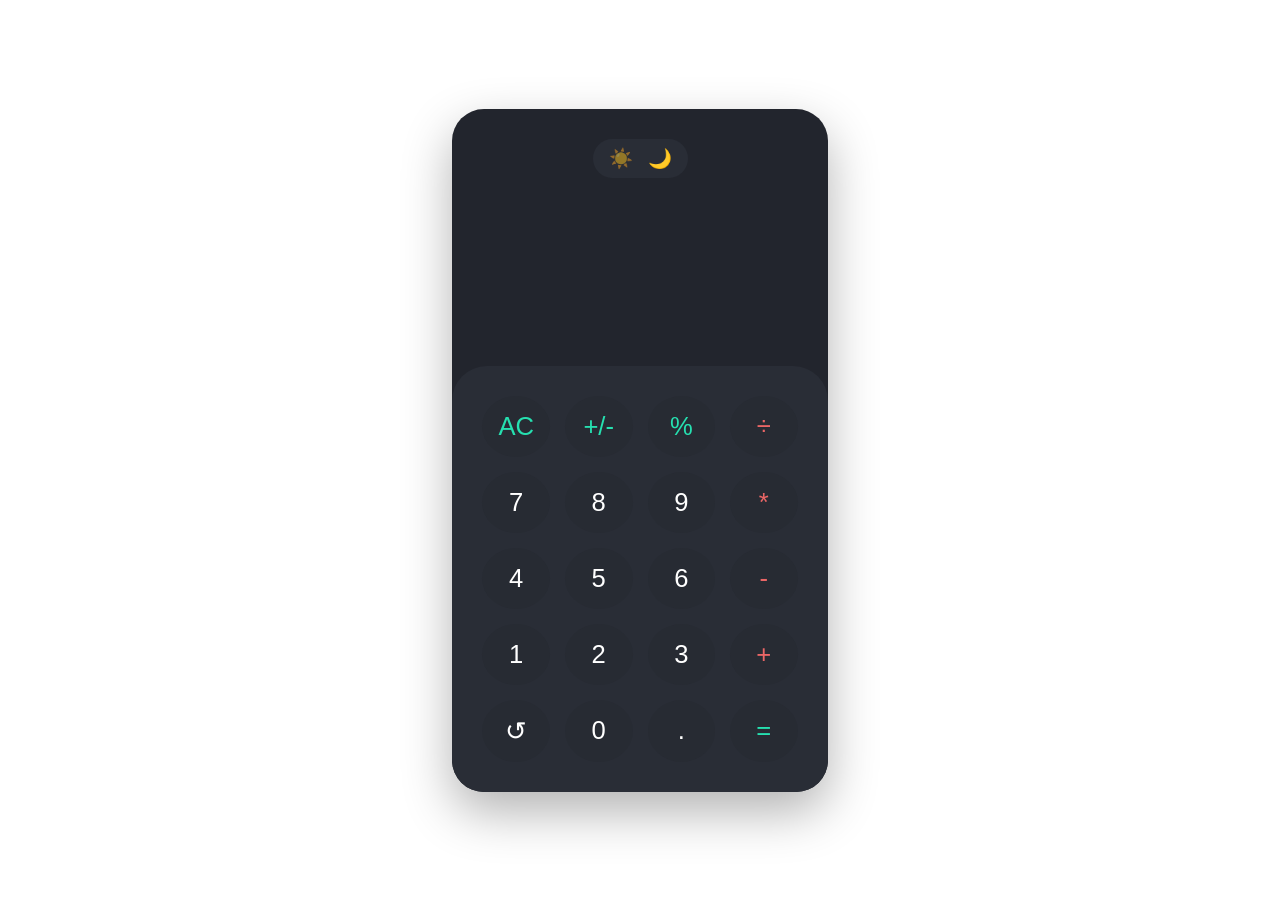
<file: calci/index.html>
<!DOCTYPE html>
<html lang="en">
<head>
    <meta charset="UTF-8">
    <meta name="viewport" content="width=device-width, initial-scale=1.0">
    <title>Document</title>
    <link rel="stylesheet" href="style.css">
</head>
<body>
    <main class="calculator-wrapper">
        <div class="viewing-mode-div">
            <button class="lightmode-btn">☀️</button>
            <button class="darkmode-btn">🌙</button>
        </div>

        <div class="input-div">

            <input type="text" class="input-field">
            <div class="output-div"></div>

        </div>

        <div class="buttons-div">
            <button class="buttons clear text-green">AC</button>
            <button class="buttons toggle text-green">+/-</button>
            <button class="buttons operator text-green">%</button>
            <button class="buttons operator text-red">÷</button>

            <button class="buttons number">7</button>
            <button class="buttons number">8</button>
            <button class="buttons number">9</button>
            <button class="buttons operator text-red">*</button>

            <button class="buttons number">4</button>
            <button class="buttons number">5</button>
            <button class="buttons number">6</button>
            <button class="buttons operator text-red">-</button>

            <button class="buttons number">1</button>
            <button class="buttons number">2</button>
            <button class="buttons number">3</button>
            <button class="buttons operator text-red">+</button>

            <button class="buttons delete">↺</button>
            <button class="buttons number">0</button>
            <button class="buttons number">.</button>
            <button class="buttons equals text-green">=</button>
        </div>
    </main>

    <script src="script.js"></script>
</body>
</html>
</file>
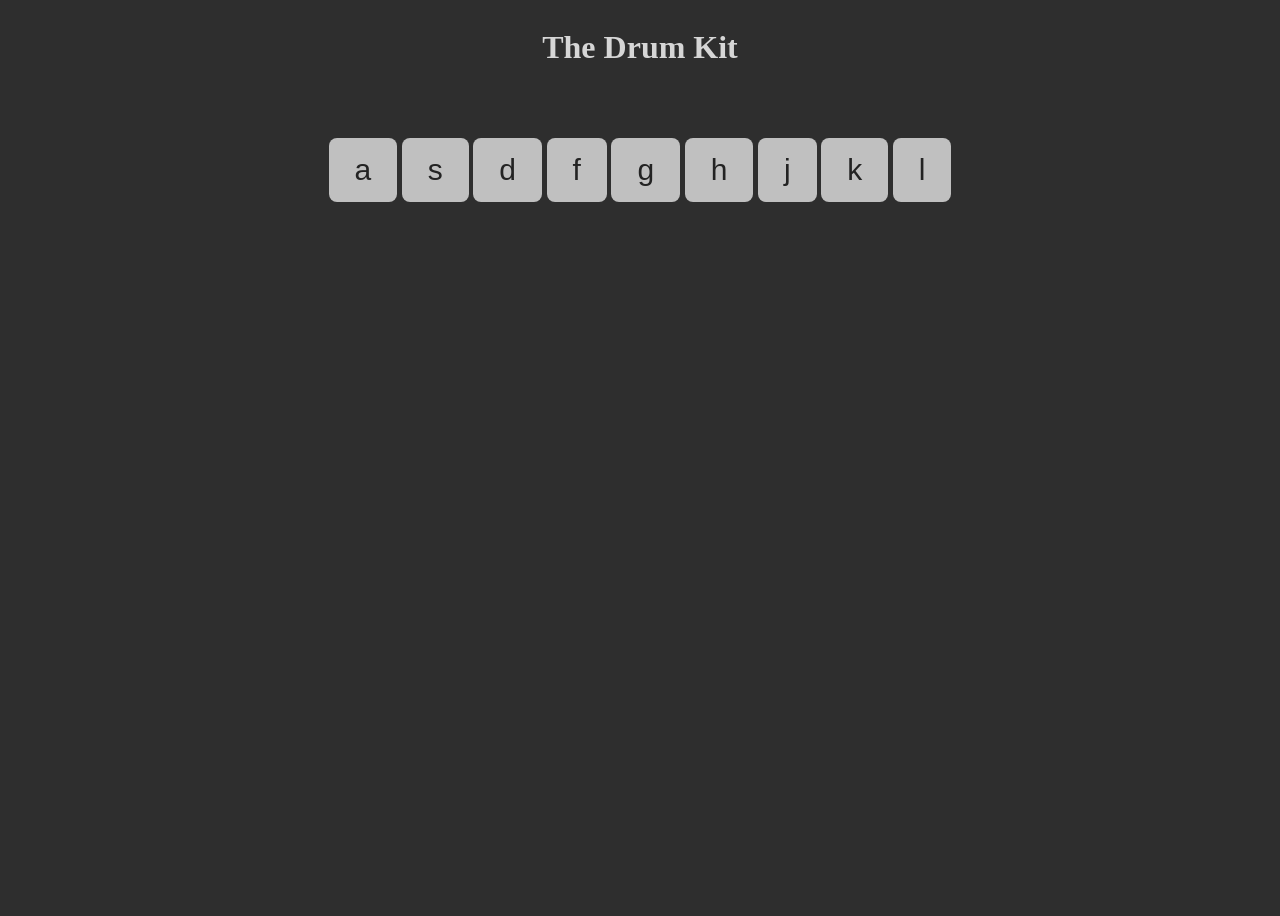
<file: DrumKit/index.html>
<!DOCTYPE html>
<html lang="en">
<head>
    <meta charset="UTF-8">
    <meta name="viewport" content="width=device-width, initial-scale=1.0">
    <title>Document</title>
    <link rel="stylesheet" href="style.css">
</head>
<body>
    <h1>The Drum Kit</h1>

    <div class="drum-kit">
        <button data-key="11" class="key a">a</button>
        <button data-key="12" class="key s">s</button>
        <button data-key="13" class="key d">d</button>
        <button data-key="14" class="key f">f</button>
        <button data-key="15" class="key g">g</button>
        <button data-key="16" class="key h">h</button>
        <button data-key="17" class="key j">j</button>
        <button data-key="18" class="key k">k</button>
        <button data-key="19" class="key l">l</button>
    </div>

    <audio data-key="11" src="sounds/boom.wav"></audio>
    <audio data-key="12" src="sounds/clap.wav"></audio>
    <audio data-key="13" src="sounds/hihat.wav"></audio>
    <audio data-key="14" src="sounds/kick.wav"></audio>
    <audio data-key="15" src="sounds/openhat.wav"></audio>
    <audio data-key="16" src="sounds/ride.wav"></audio>
    <audio data-key="17" src="sounds/snare.wav"></audio>
    <audio data-key="18" src="sounds/tink.wav"></audio>
    <audio data-key="19" src="sounds/tom.wav"></audio>


    <script src="script.js"></script>
</body>
</html>
</file>
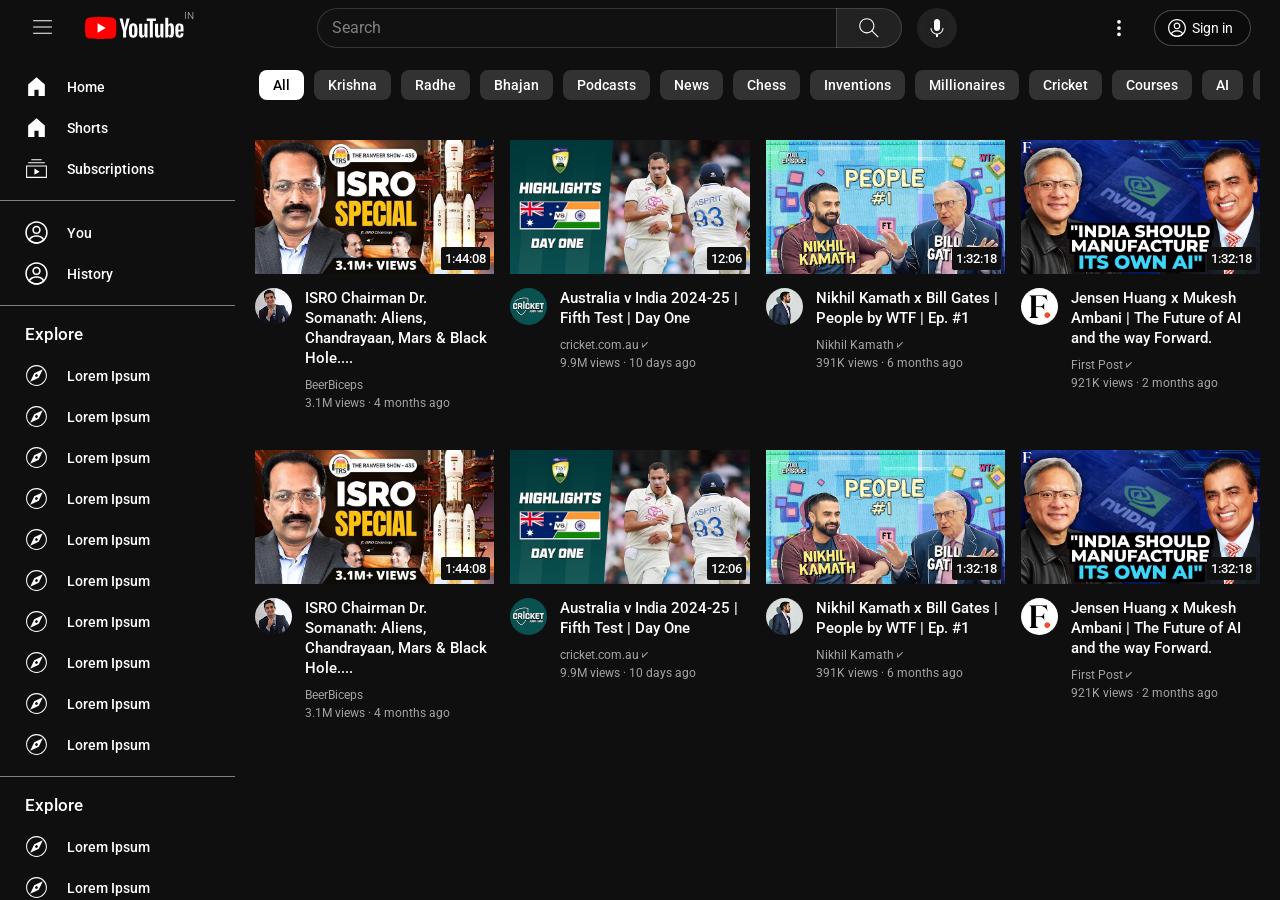
<file: YT/index.html>
<!DOCTYPE html>
<html lang="en">
<head>
    <meta charset="UTF-8">
    <meta name="viewport" content="width=device-width, initial-scale=1.0">
    <title>Document</title>
    <link rel="preconnect" href="https://fonts.googleapis.com">
    <link rel="preconnect" href="https://fonts.gstatic.com" crossorigin>
    <link href="https://fonts.googleapis.com/css2?family=Roboto:ital,wght@0,100;0,300;0,400;0,500;0,700;0,900;1,100;1,300;1,400;1,500;1,700;1,900&display=swap" rel="stylesheet">
    <link rel="stylesheet" href="styles/general.css">
    <link rel="stylesheet" href="styles/header.css">
    <link rel="stylesheet" href="styles/sidebar.css">
    <link rel="stylesheet" href="styles/main.css">
</head>
<body>

    <header class="header">
        <div class="left-section">
            <img src="icons/hamburger-menu.svg" alt="" class="hamburger-menu-icon">
            <img src="icons/youtube-logo.svg" alt="" class="youtube-logo">
            <div class="in-on-yt-logo">IN</div>
        </div>

        <div class="middle-section">
            <input type="text" placeholder="Search" class="search-bar">
            <button class="search-button">
                <img src="icons/search.svg" alt="" class="search-icon">
                <div class="tooltip">Search</div>
            </button>
            <button class="voice-search-button">
                <img src="icons/voice-search-icon.svg" alt="" class="voice-search-icon">
                <div class="tooltip">Search with your voice</div>
            </button>
        </div>

        <div class="right-section">
            <button class="settings-button">
                <img src="icons/three-dots-vertical-icon.svg" alt="" class="three-dot-icon">
                <div class="tooltip">Settings</div>
            </button>
            <button class="sign-in-button">
                <img src="icons/profile-circle.svg" alt="" class="profile-circle-icon">
                <span class="sign-in-span">
                    Sign in
                </span>
            </button>
        </div>
    </header>

    <nav class="sidebar">
        <div class="sidebar-containers">
            <div class="sidebar-list">
                <img src="icons/home.svg" alt="" class="sidebar-list-icon">
                <span class="sidebar-list-text">Home</span>
            </div>
            <div class="sidebar-list">
                <img src="icons/home.svg" alt="" class="sidebar-list-icon">
                <span class="sidebar-list-text">Shorts</span>
            </div>
            <div class="sidebar-list">
                <img src="icons/subscriptions.svg" alt="" class="sidebar-list-icon">
                <span class="sidebar-list-text">Subscriptions</span>
            </div>
        </div>

        

        <div class="sidebar-containers">
            <div class="sidebar-list">
                <img src="icons/profile-circle.svg" alt="" class="sidebar-list-icon">
                <span class="sidebar-list-text">You</span>
            </div>
            <div class="sidebar-list">
                <img src="icons/profile-circle.svg" alt="" class="sidebar-list-icon">
                <span class="sidebar-list-text">History</span>
            </div>
        </div>

       

        <div class="sidebar-heading">Explore</div>

        <div class="sidebar-containers">
            <div class="sidebar-list">
                <img src="icons/explore.svg" alt="" class="sidebar-list-icon">
                <span class="sidebar-list-text">Lorem Ipsum</span>
            </div>
            <div class="sidebar-list">
                <img src="icons/explore.svg" alt="" class="sidebar-list-icon">
                <span class="sidebar-list-text">Lorem Ipsum</span>
            </div>
            <div class="sidebar-list">
                <img src="icons/explore.svg" alt="" class="sidebar-list-icon">
                <span class="sidebar-list-text">Lorem Ipsum</span>
            </div>
            <div class="sidebar-list">
                <img src="icons/explore.svg" alt="" class="sidebar-list-icon">
                <span class="sidebar-list-text">Lorem Ipsum</span>
            </div>
            <div class="sidebar-list">
                <img src="icons/explore.svg" alt="" class="sidebar-list-icon">
                <span class="sidebar-list-text">Lorem Ipsum</span>
            </div>
            <div class="sidebar-list">
                <img src="icons/explore.svg" alt="" class="sidebar-list-icon">
                <span class="sidebar-list-text">Lorem Ipsum</span>
            </div>
            <div class="sidebar-list">
                <img src="icons/explore.svg" alt="" class="sidebar-list-icon">
                <span class="sidebar-list-text">Lorem Ipsum</span>
            </div>
            <div class="sidebar-list">
                <img src="icons/explore.svg" alt="" class="sidebar-list-icon">
                <span class="sidebar-list-text">Lorem Ipsum</span>
            </div>
            <div class="sidebar-list">
                <img src="icons/explore.svg" alt="" class="sidebar-list-icon">
                <span class="sidebar-list-text">Lorem Ipsum</span>
            </div>
            <div class="sidebar-list">
                <img src="icons/explore.svg" alt="" class="sidebar-list-icon">
                <span class="sidebar-list-text">Lorem Ipsum</span>
            </div>
        </div>

        <div class="sidebar-heading">Explore</div>

        <div class="sidebar-containers">
            <div class="sidebar-list">
                <img src="icons/explore.svg" alt="" class="sidebar-list-icon">
                <span class="sidebar-list-text">Lorem Ipsum</span>
            </div>
            <div class="sidebar-list">
                <img src="icons/explore.svg" alt="" class="sidebar-list-icon">
                <span class="sidebar-list-text">Lorem Ipsum</span>
            </div>
            <div class="sidebar-list">
                <img src="icons/explore.svg" alt="" class="sidebar-list-icon">
                <span class="sidebar-list-text">Lorem Ipsum</span>
            </div>
            <div class="sidebar-list">
                <img src="icons/explore.svg" alt="" class="sidebar-list-icon">
                <span class="sidebar-list-text">Lorem Ipsum</span>
            </div>
            <div class="sidebar-list">
                <img src="icons/explore.svg" alt="" class="sidebar-list-icon">
                <span class="sidebar-list-text">Lorem Ipsum</span>
            </div>
            <div class="sidebar-list">
                <img src="icons/explore.svg" alt="" class="sidebar-list-icon">
                <span class="sidebar-list-text">Lorem Ipsum</span>
            </div>
            <div class="sidebar-list">
                <img src="icons/explore.svg" alt="" class="sidebar-list-icon">
                <span class="sidebar-list-text">Lorem Ipsum</span>
            </div>
            <div class="sidebar-list">
                <img src="icons/explore.svg" alt="" class="sidebar-list-icon">
                <span class="sidebar-list-text">Lorem Ipsum</span>
            </div>
            <div class="sidebar-list">
                <img src="icons/explore.svg" alt="" class="sidebar-list-icon">
                <span class="sidebar-list-text">Lorem Ipsum</span>
            </div>
            <div class="sidebar-list">
                <img src="icons/explore.svg" alt="" class="sidebar-list-icon">
                <span class="sidebar-list-text">Lorem Ipsum</span>
            </div>
        </div>
    </nav>


    <main>

        <div class="suggestion-bar">
            <span class="suggestions">All</span>
            <span class="suggestions">Krishna</span>
            <span class="suggestions">Radhe</span>
            <span class="suggestions">Bhajan</span>
            <span class="suggestions">Podcasts</span>
            <span class="suggestions">News</span>
            <span class="suggestions">Chess</span>
            <span class="suggestions">Inventions</span>
            <span class="suggestions">Millionaires</span>
            <span class="suggestions">Cricket</span>
            <span class="suggestions">Courses</span>
            <span class="suggestions">AI</span>
            <span class="suggestions">Live</span>
            <span class="suggestions">Cricket</span>
            <span class="suggestions">Courses</span>
            <span class="suggestions">AI</span>
            <span class="suggestions">Live</span>
        </div>

        <section class="video-grid">

            <div class="video-preview">
                <div class="thumbnail-row">
                    <img src="thumbnails/hq720.avif" alt="" class="thumbnail">
                    <div class="video-time">1:44:08</div>
                </div>
                <div class="video-info-grid">
                    <div class="channel-picture-div">
                        <img src="channelPictures/channels4_profile.jpg" alt="" class="channel-picture">
                    </div>
                    <div class="video-info">
                        <p class="video-title">ISRO Chairman Dr. Somanath: Aliens, Chandrayaan, Mars & Black Hole....</p>
                        <p class="video-author">BeerBiceps</p>
                        <p class="video-status">3.1M views &middot 4 months ago</p>
                    </div>
                </div>
            </div>
            
            <div class="video-preview">
                <div class="thumbnail-row">
                    <img src="thumbnails/hq721.avif" alt="" class="thumbnail">
                    <div class="video-time">12:06</div>
                </div>
                <div class="video-info-grid">
                    <div class="channel-picture-div">
                        <img src="channelPictures/channels4_profile (3).jpg" alt="" class="channel-picture">
                    </div>
                    <div class="video-info">
                        <p class="video-title">Australia v India 2024-25 | Fifth Test | Day One</p>
                        <p class="video-author">cricket.com.au&#128504;</p>
                        <p class="video-status">9.9M views &middot 10 days ago</p>
                    </div>
                </div>
            </div>

            <div class="video-preview">
                <div class="thumbnail-row">
                    <img src="thumbnails/hq720 2.avif" alt="" class="thumbnail">
                    <div class="video-time">1:32:18</div>
                </div>
                <div class="video-info-grid">
                    <div class="channel-picture-div">
                        <img src="channelPictures/channels4_profile (2).jpg" alt="" class="channel-picture">
                    </div>
                    <div class="video-info">
                        <p class="video-title">Nikhil Kamath x Bill Gates | People by WTF | Ep. #1</p>
                        <p class="video-author">Nikhil Kamath&#128504;</p>
                        <p class="video-status">391K views &middot 6 months ago </p>
                    </div>
                </div>
            </div>

            <div class="video-preview">
                <div class="thumbnail-row">
                    <img src="thumbnails/hq723.avif" alt="" class="thumbnail">
                    <div class="video-time">1:32:18</div>
                </div>
                <div class="video-info-grid">
                    <div class="channel-picture-div">
                        <img src="channelPictures/channels4_profile (1).jpg" alt="" class="channel-picture">
                    </div>
                    <div class="video-info">
                        <p class="video-title">Jensen Huang x Mukesh Ambani | The Future of AI and the way Forward.</p>
                        <p class="video-author">First Post&#128504;</p>
                        <p class="video-status">921K views &middot 2 months ago </p>
                    </div>
                </div>
            </div>

            <div class="video-preview">
                <div class="thumbnail-row">
                    <img src="thumbnails/hq720.avif" alt="" class="thumbnail">
                    <div class="video-time">1:44:08</div>
                </div>
                <div class="video-info-grid">
                    <div class="channel-picture-div">
                        <img src="channelPictures/channels4_profile.jpg" alt="" class="channel-picture">
                    </div>
                    <div class="video-info">
                        <p class="video-title">ISRO Chairman Dr. Somanath: Aliens, Chandrayaan, Mars & Black Hole....</p>
                        <p class="video-author">BeerBiceps</p>
                        <p class="video-status">3.1M views &middot 4 months ago</p>
                    </div>
                </div>
            </div>
            
            <div class="video-preview">
                <div class="thumbnail-row">
                    <img src="thumbnails/hq721.avif" alt="" class="thumbnail">
                    <div class="video-time">12:06</div>
                </div>
                <div class="video-info-grid">
                    <div class="channel-picture-div">
                        <img src="channelPictures/channels4_profile (3).jpg" alt="" class="channel-picture">
                    </div>
                    <div class="video-info">
                        <p class="video-title">Australia v India 2024-25 | Fifth Test | Day One</p>
                        <p class="video-author">cricket.com.au&#128504;</p>
                        <p class="video-status">9.9M views &middot 10 days ago</p>
                    </div>
                </div>
            </div>

            <div class="video-preview">
                <div class="thumbnail-row">
                    <img src="thumbnails/hq720 2.avif" alt="" class="thumbnail">
                    <div class="video-time">1:32:18</div>
                </div>
                <div class="video-info-grid">
                    <div class="channel-picture-div">
                        <img src="channelPictures/channels4_profile (2).jpg" alt="" class="channel-picture">
                    </div>
                    <div class="video-info">
                        <p class="video-title">Nikhil Kamath x Bill Gates | People by WTF | Ep. #1</p>
                        <p class="video-author">Nikhil Kamath&#128504;</p>
                        <p class="video-status">391K views &middot 6 months ago </p>
                    </div>
                </div>
            </div>

            <div class="video-preview">
                <div class="thumbnail-row">
                    <img src="thumbnails/hq723.avif" alt="" class="thumbnail">
                    <div class="video-time">1:32:18</div>
                </div>
                <div class="video-info-grid">
                    <div class="channel-picture-div">
                        <img src="channelPictures/channels4_profile (1).jpg" alt="" class="channel-picture">
                    </div>
                    <div class="video-info">
                        <p class="video-title">Jensen Huang x Mukesh Ambani | The Future of AI and the way Forward.</p>
                        <p class="video-author">First Post&#128504;</p>
                        <p class="video-status">921K views &middot 2 months ago </p>
                    </div>
                </div>
            </div>

        </section>

    </main>

</body>
</html>
</file>
<file: calci/style.css>
*{
    margin: 0;
    padding: 0;
    box-sizing: border-box;
    font-family: -apple-system, BlinkMacSystemFont, "Segoe UI", Roboto, Helvetica, Arial, sans-serif;
}

body{
    display: flex;
    justify-content: center;
    align-items: center;
    min-height: 100vh;
}

.calculator-wrapper{
    display: flex;
    flex-direction: column;
    align-items: center;
    background-color: #22252D;
    box-shadow: 0 20px 50px rgba(0, 0, 0, 0.3);
    border-radius: 32px;
    overflow: hidden;
}

.viewing-mode-div{
    margin: 30px auto auto auto;
    background-color: #292D36;
    border-radius: 20px;
    padding: 8px 16px;
    display: flex;
    gap: 15px;
}

.viewing-mode-div button{
    background : transparent;
    border: none;
    color: white;
    font-size: 1.2rem;
    cursor: pointer;
    opacity: 0.5;
    transition: opacity 0.2s;
}

.viewing-mode-div .darkmode-btn{
    opacity: 1;;
}

.input-div{
    width: 100%;
    padding: 0 30px;
    margin-top: 5rem;
    display: flex;
    flex-direction: column;
    align-items: flex-end;
}

.input-field{
    width: 100%;
    background-color: transparent;
    border: none;
    color: #999;
    font-size: 1.5rem;
    text-align: right;
    margin-bottom: 5px;
    outline: none;
    pointer-events: none;
}

.output-div{
    color: white;
    font-size: 3rem;
    font-weight: 600;
    min-height: 75px;
    line-height: 1;

    overflow: hidden;
    white-space: nowrap;
    text-overflow: ellipsis;
}

.buttons-div{
    flex-grow: 1;
    background-color: #292D36;
    border-radius: 35px 35px 0 0;
    padding: 30px;
    display: grid;
    grid-template-columns: repeat(4, 1fr);
    gap: 15px;
    align-content: flex-start;
}

.buttons{
    background-color: #272B33;
    border: none;
    border-radius: 50%;
    padding: 1rem;
    font-size: 1.6rem;
    color: white;
    cursor: pointer;
    display: flex;
    justify-content: center;
    align-items: center;
    transition: background-color 0.1s ease;
}

.buttons:active{
    background-color: #3B404B;
}

.text-green {
    color: #26E0B0;
}

.text-red {
    color: #EA6666;
}


/* --- Light Theme Overrides --- */

/* Main background becomes white */
.calculator-wrapper.light-theme {
    background-color: #FFFFFF;
}

/* Theme toggle pill background */
.calculator-wrapper.light-theme .viewing-mode-div {
    background-color: #F0F2F5;
}

/* Theme toggle icons become dark */
.calculator-wrapper.light-theme .viewing-mode-div button {
    color: #22252D;
}

/* Top expression text becomes darker grey */
.calculator-wrapper.light-theme .input-field {
    color: #666666;
}

/* Main result text becomes very dark */
.calculator-wrapper.light-theme .output-div {
    color: #22252D;
}

/* Keypad background becomes off-white */
.calculator-wrapper.light-theme .buttons-div {
    background-color: #F9F9F9;
}

/* Buttons become light grey with dark text */
.calculator-wrapper.light-theme .buttons {
    background-color: #F0F2F5;
    color: #22252D;
}

/* Button click effect for light mode */
.calculator-wrapper.light-theme .buttons:active {
    background-color: #E0E4E9; 
}

/* When light mode is active, make the sun fully visible */
.calculator-wrapper.light-theme .lightmode-btn {
    opacity: 1;
}

/* When light mode is active, dim the moon */
.calculator-wrapper.light-theme .darkmode-btn {
    opacity: 0.5;
}
</file>
<file: DrumKit/style.css>
body{
    height: 100vh;
    display: flex;
    flex-direction: column;
    flex-wrap: wrap;
    background-color: rgb(46, 46, 46);
    color: rgb(214, 214, 214);
    align-items: center;
}

.drum-kit{
    width: 50%;
    display: flex;
    justify-content: space-evenly;
    padding: 50px;
}

button{
    padding: 15px 26px;
    background-color: silver;
    border: none;
    border-radius: 8px;
    color: rgb(35, 35, 35);
    font-size: 30px;
}
button:hover{
    cursor: pointer;
    background-color: rgb(240, 240, 240);
    color: rgb(27, 27, 27);
}
</file>
<file: YT/styles/general.css>
*{
    margin: 0;
    padding: 0;
    font-family: "Roboto";
    box-sizing: border-box;
    background-color: rgb(15, 15, 15);
}

body{
    height: 100%;
}
</file>
<file: YT/styles/header.css>
.header{
    position: fixed;
    top: 0;
    left: 0;
    right: 0;

    height: 55px;
    padding: 10px;
    z-index: 1;

    display: flex;
    align-items: center;
    justify-content: space-between;
}

.left-section{
    position: relative;
    display: flex;
    align-items: center; 
}

.hamburger-menu-icon{
    height: 35px;
    margin-left: 15px;
    margin-right: 25px;
    border-radius: 50%;
    padding: 5px;
}

.youtube-logo{
    height: 22px;
}

.in-on-yt-logo{
    position: absolute;
    color: rgb(207, 206, 206);
    top: 0px;
    right: -10px;
    font-size: 10px;
    font-weight: 300;
}


.middle-section{
    flex: 1;
    max-width: 640px;
    margin-right: 80px;
    margin-left: 80px;
    display: flex;
    align-items: center;
}

.search-bar{
    flex: 1;
    height: 40px;
    padding-left: 14px;
    font-size: 16px;
    border-top-left-radius: 50px;
    border-bottom-left-radius: 50px;
    border: 1px solid rgba(255, 255, 255, 0.15);
    background-color: rgb(18, 17, 17);
}

.search-bar::placeholder{
    font-size: 16px;
    font-family: Roboto;
    color: gray;
}

.search-button{
    height: 40px;
    width: 66px;
    display: flex;
    align-items: center;
    justify-content: center;

    background-color: rgba(146, 146, 146, 0.15);

    border-top-right-radius: 50px;
    border-bottom-right-radius: 50px;
    border: 1px solid rgba(255, 255, 255, 0.15);
    border-left: none;
    margin-left: -0.5px;
}


.search-icon{
    height: 26px;
    background-color: rgba(35, 32, 32, 0.15);
}

.voice-search-button{
    display: flex;
    align-items: center;
    justify-content: center;

    height: 40px;
    width: 40px;
    border-radius: 50%;
    margin-left: 15px;

    background-color: rgba(146, 146, 146, 0.15);
    border: none;
}

.voice-search-icon{
    height: 24px;
    background-color: rgba(35, 32, 32, 0.15);
}


.right-section{
    display: flex;
    align-items: center;
    justify-content: center;
    flex-shrink: 0;
    width: 180px;
}

.settings-button{
    background-color: rgb(11, 11, 11);
    height: 20px;
    border: none;
}

.three-dot-icon{
    height: 20px;
}

.profile-circle-icon{
    height: 20px;
    background-color: inherit;
}
.sign-in-button{
    display: flex;
    align-items: center;
    justify-content: space-between;

    background-color: rgba(11, 11, 11);
    border: 1px solid rgba(255, 255, 255, 0.25);
    border-radius: 20px;    

    padding: 4px 12px;
    margin-left: 25px;
}

.sign-in-span{
    color: white;
    font-size: 14px;
    padding: 5px;
    background-color: inherit;
}

.settings-button,
.voice-search-button,
.search-button{
    position: relative;
    display: flex;
    align-items: center;
    justify-content: center;
}

.tooltip{
    font-family: Arial, Helvetica, sans-serif;
    position: absolute;
    color: white;
    background-color: rgba(210, 208, 208, 0.4);
    padding: 7px 12px;
    font-size: 12px;
    border-radius: 3px;
    bottom: -40px;

    opacity: 0;
    transition: opacity 0.15s;
    pointer-events: none;
    white-space: nowrap;
}

.settings-button:hover .tooltip,
.voice-search-button:hover .tooltip,
.search-button:hover .tooltip{
    opacity: 1;
}

.hamburger-menu-icon:hover{
    background-color: rgba(210, 208, 208, 0.2);
}

.voice-search-button:hover{
    background-color: rgba(210, 208, 208, 0.3);
}
.sign-in-button:hover{
    background-color: rgb(35, 35, 35);
    border: 1px solid transparent;
}
</file>
<file: YT/styles/sidebar.css>
.sidebar{

    position: fixed;
    top: 55px;
    left: 0;
    bottom: 0;
    width: 235px;

    overflow: hidden;

    display: flex;
    flex-direction: column;
    align-items: center;

    padding-left: 0;
    padding-right: 0;

}
.sidebar:hover{
    overflow: auto;
}

.sidebar-containers{
    width: 100%;
    border-bottom: 1px solid gray;
    padding: 11px 10px;

    display: flex;
    flex-direction: column;
    align-items: center;
    justify-content: center;
}

.sidebar-list{
    display: flex;
    align-items: center;

    width: 100%;
    padding: 8px 8px;
    border-radius: 8px;
}

.sidebar-list-icon{
    height: 25px;
    padding-left: 6px;
    background-color: inherit;
}

.sidebar-list-text{
    color: white;
    font-weight: 500;
    font-size: 14px;
    margin-left: 18px;
    background-color: inherit;
}

.sidebar-heading{
    display: flex;
    align-items: center;
    color: white;
    width: 100%;
    font-size: 17px;
    font-weight: 500;
    height: 40px;
    border-radius: 8px;
    padding-left: 25px;
    margin-top: 18px;
}

.sidebar-list:hover{
    background-color: rgb(38, 38, 38);
}

/* width */
.sidebar::-webkit-scrollbar {
    width: 8px;
  }
  
  /* Track */
  .sidebar::-webkit-scrollbar-track {
    background: transparent;
  }
  
  /* Handle */
  .sidebar::-webkit-scrollbar-thumb {
    background: #888;
  }
  
  /* Handle on hover */
  .sidebar::-webkit-scrollbar-thumb:hover {
    background: #555;
  }
</file>
<file: YT/styles/main.css>
main{
    position: relative;
    margin-top: 60px;
    margin-left: 255px;
    margin-right: 20px;
    margin-bottom: 100px;
    overflow-x: hidden;
}

.suggestion-bar{
    position: absolute;
    top: 10px;
    left : 4px;

    width: 100%;
    display: flex;
    overflow-x: scroll;
}

.suggestions{
    color: white;
    background-color: rgba(246, 246, 246, 0.15);

    margin-right: 10px;
    padding: 7px 14px;
    border-radius: 8px;

    font-size: 14px;
    font-weight: 500;

}

.suggestions:hover{
    cursor: pointer;
    background-color: rgb(78, 77, 77);
}

.suggestions:first-child{
    color: black;
    background-color: white;
}

.suggestion-bar::-webkit-scrollbar{
    display: none;
}


.video-grid{
    margin-top: 80px;
    display: grid;
    grid-template-columns:  1fr 1fr 1fr;
    column-gap: 16px;
    row-gap: 40px;
}

@media(min-width : 750px){
    .video-grid{
        grid-template-columns: 1fr 1fr;
    }
}

@media(min-width : 1000px){
    .video-grid{
        grid-template-columns: 1fr 1fr 1fr 1fr;
    }
}

@media(min-width: 751px) and (max-width : 999px){
    .video-grid{
        grid-template-columns: 1fr 1fr 1fr;
    }
}

.thumbnail{
    width: 100%;
}

.thumbnail-row{
    position: relative;
    margin-bottom: 10px;
}

.video-time{
    position: absolute;
    right: 4px;
    bottom: 8px;
    color: white;
    background-color: rgb(16,16,16);
    border-radius: 2px;
    font-size: 13px;
    font-weight: 500;
    padding: 4px;
}

.video-info-grid{
    display: grid;
    grid-template-columns: 50px 1fr;
}

.channel-picture{
    width: 37px;
    border-radius: 50%;
}
.channel-picture-div{
    vertical-align: top;
}

.video-title{
    color: white;
    margin-top: 0;
    font-size: 15px;
    font-weight: 500;
    line-height: 20px;
    margin-bottom: 10px;
}

.video-author, .video-status{
    color: rgb(164, 164, 164);
    font-size: 12px;
    font-weight: 400;
}
.video-author{
    margin-bottom: 4px;
}
</file>
